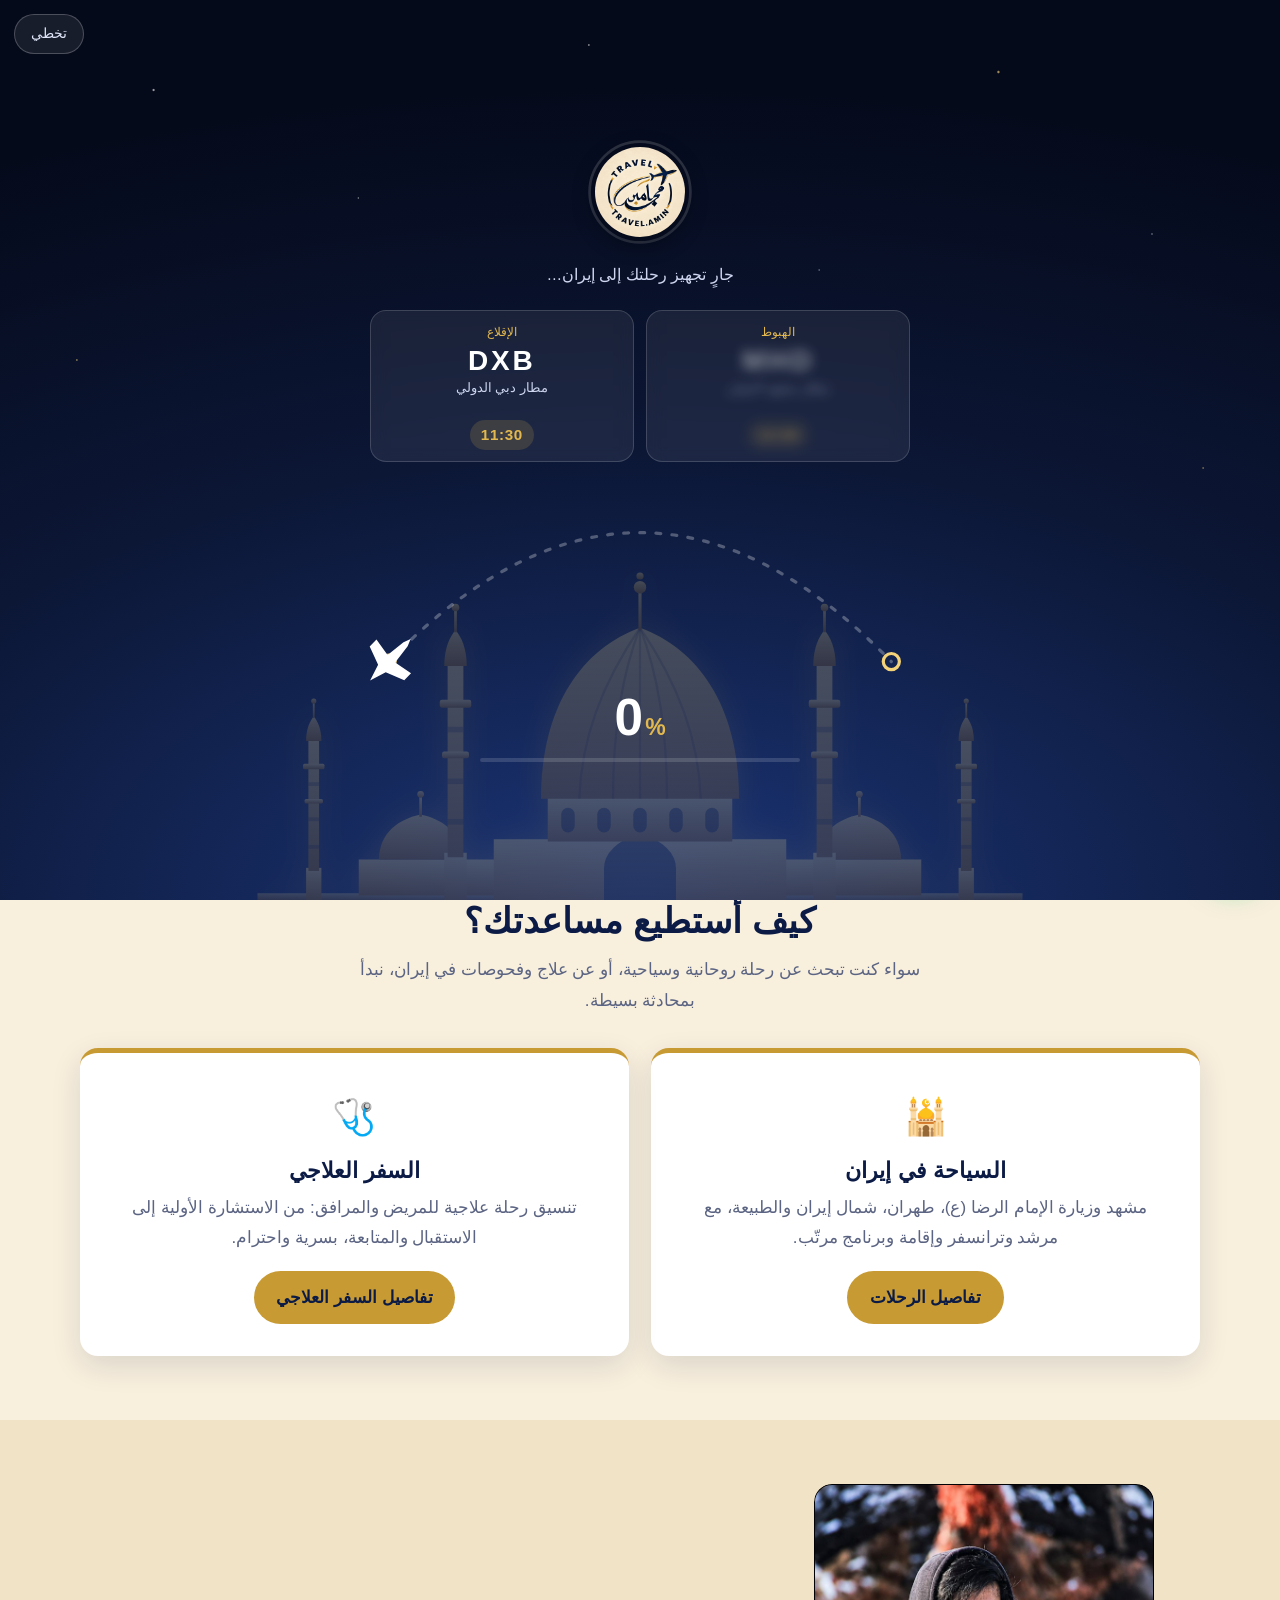
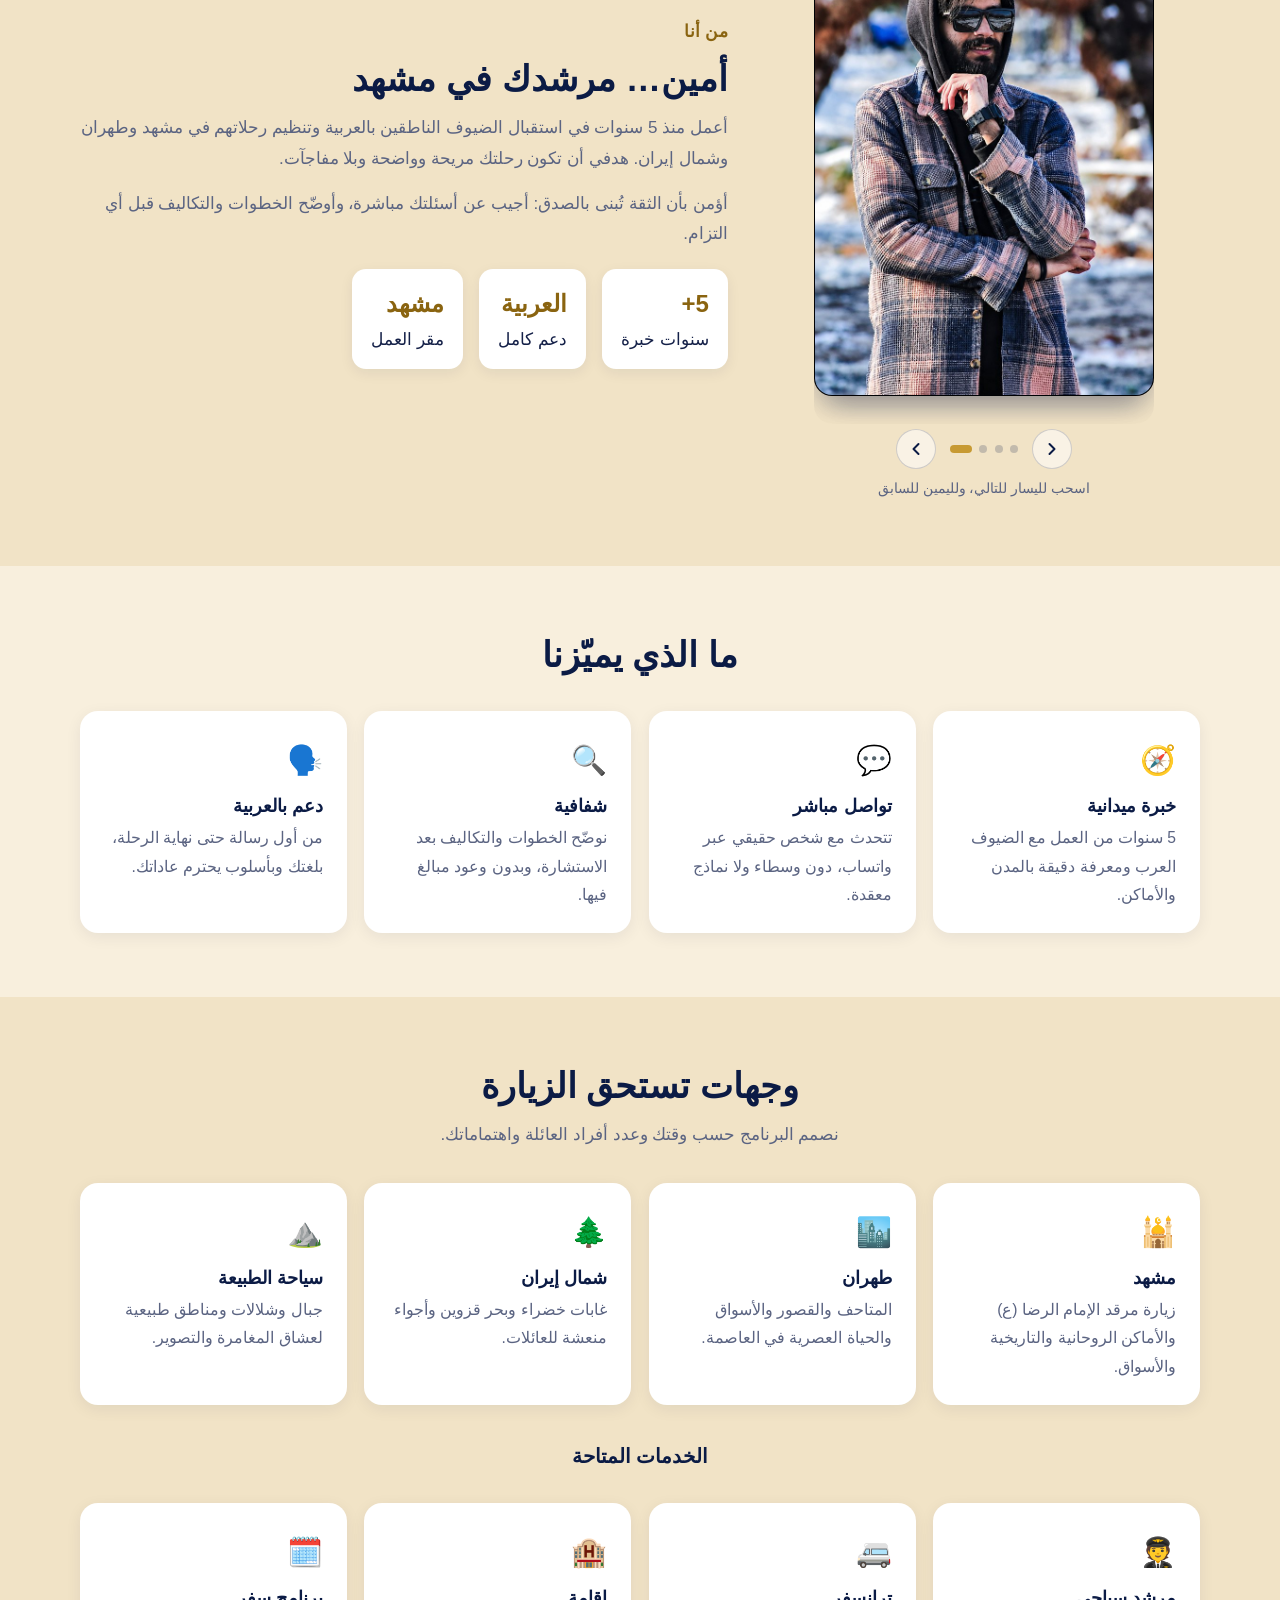
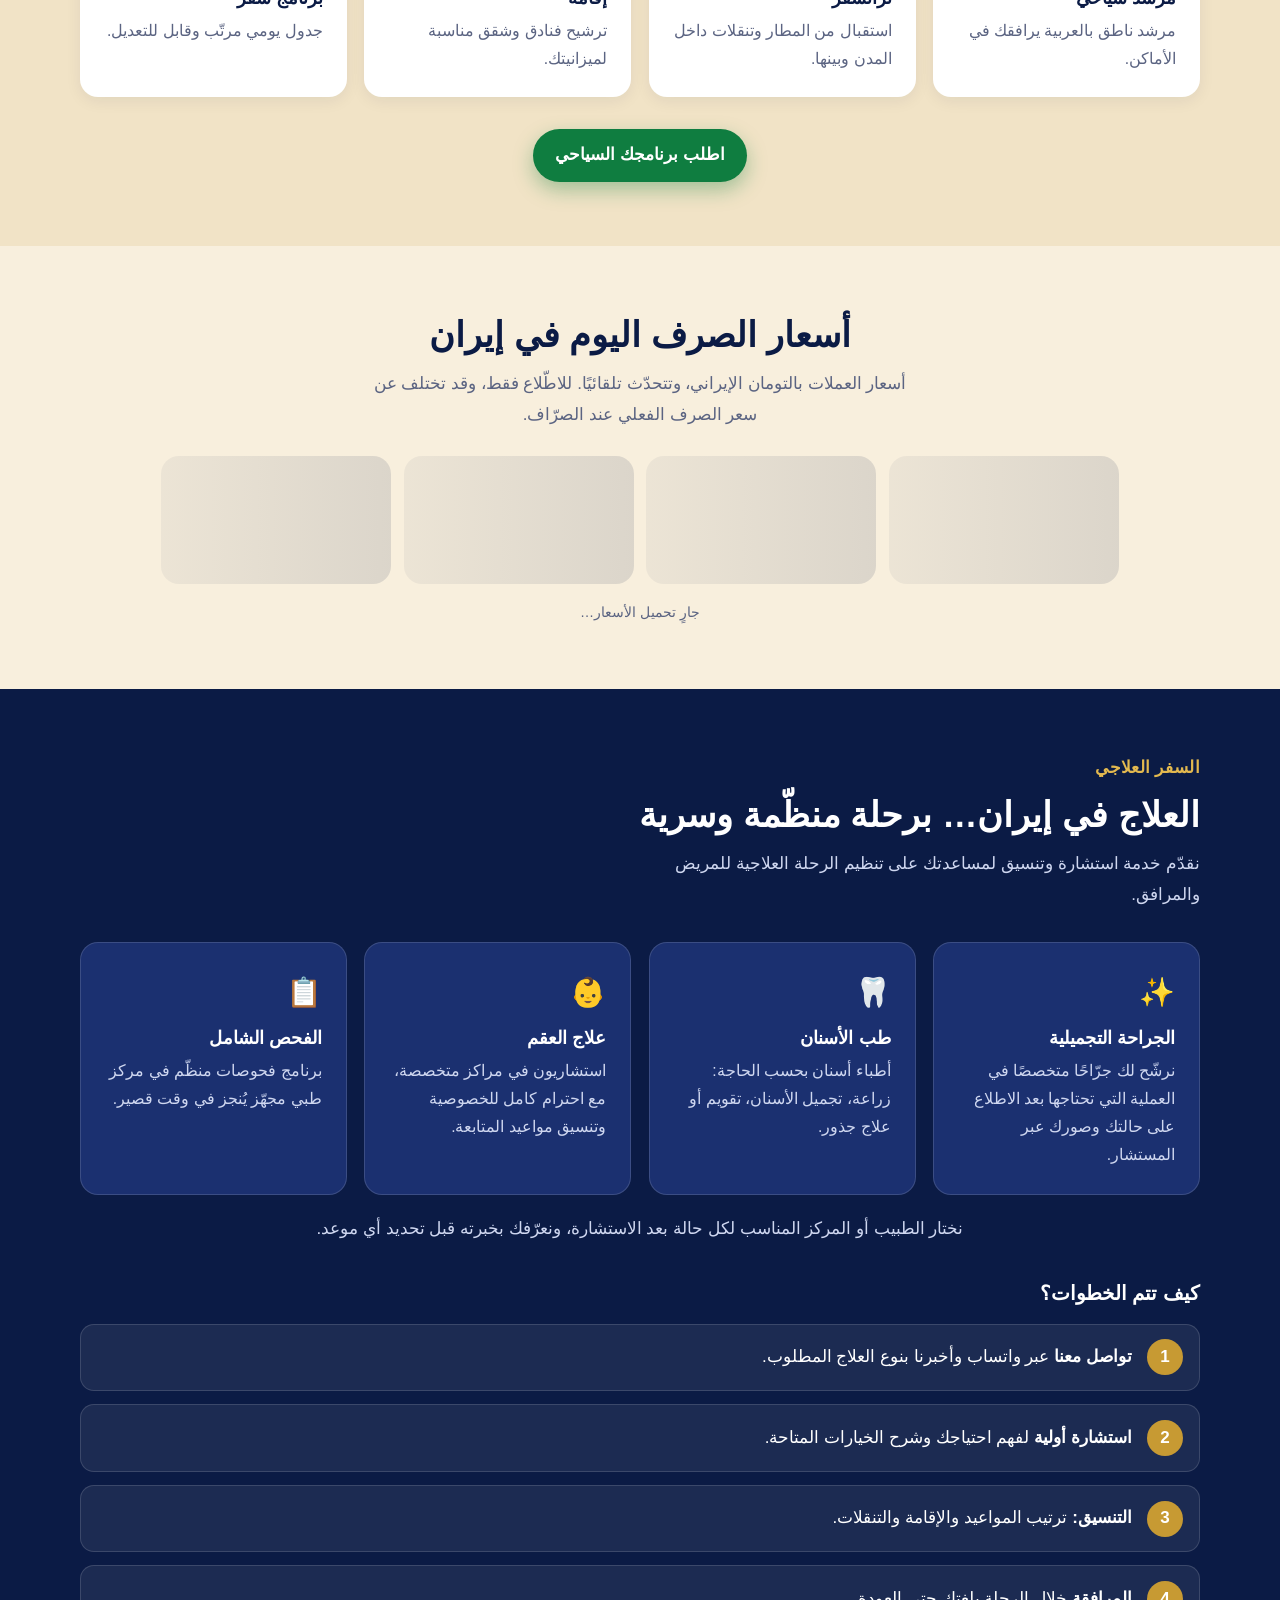
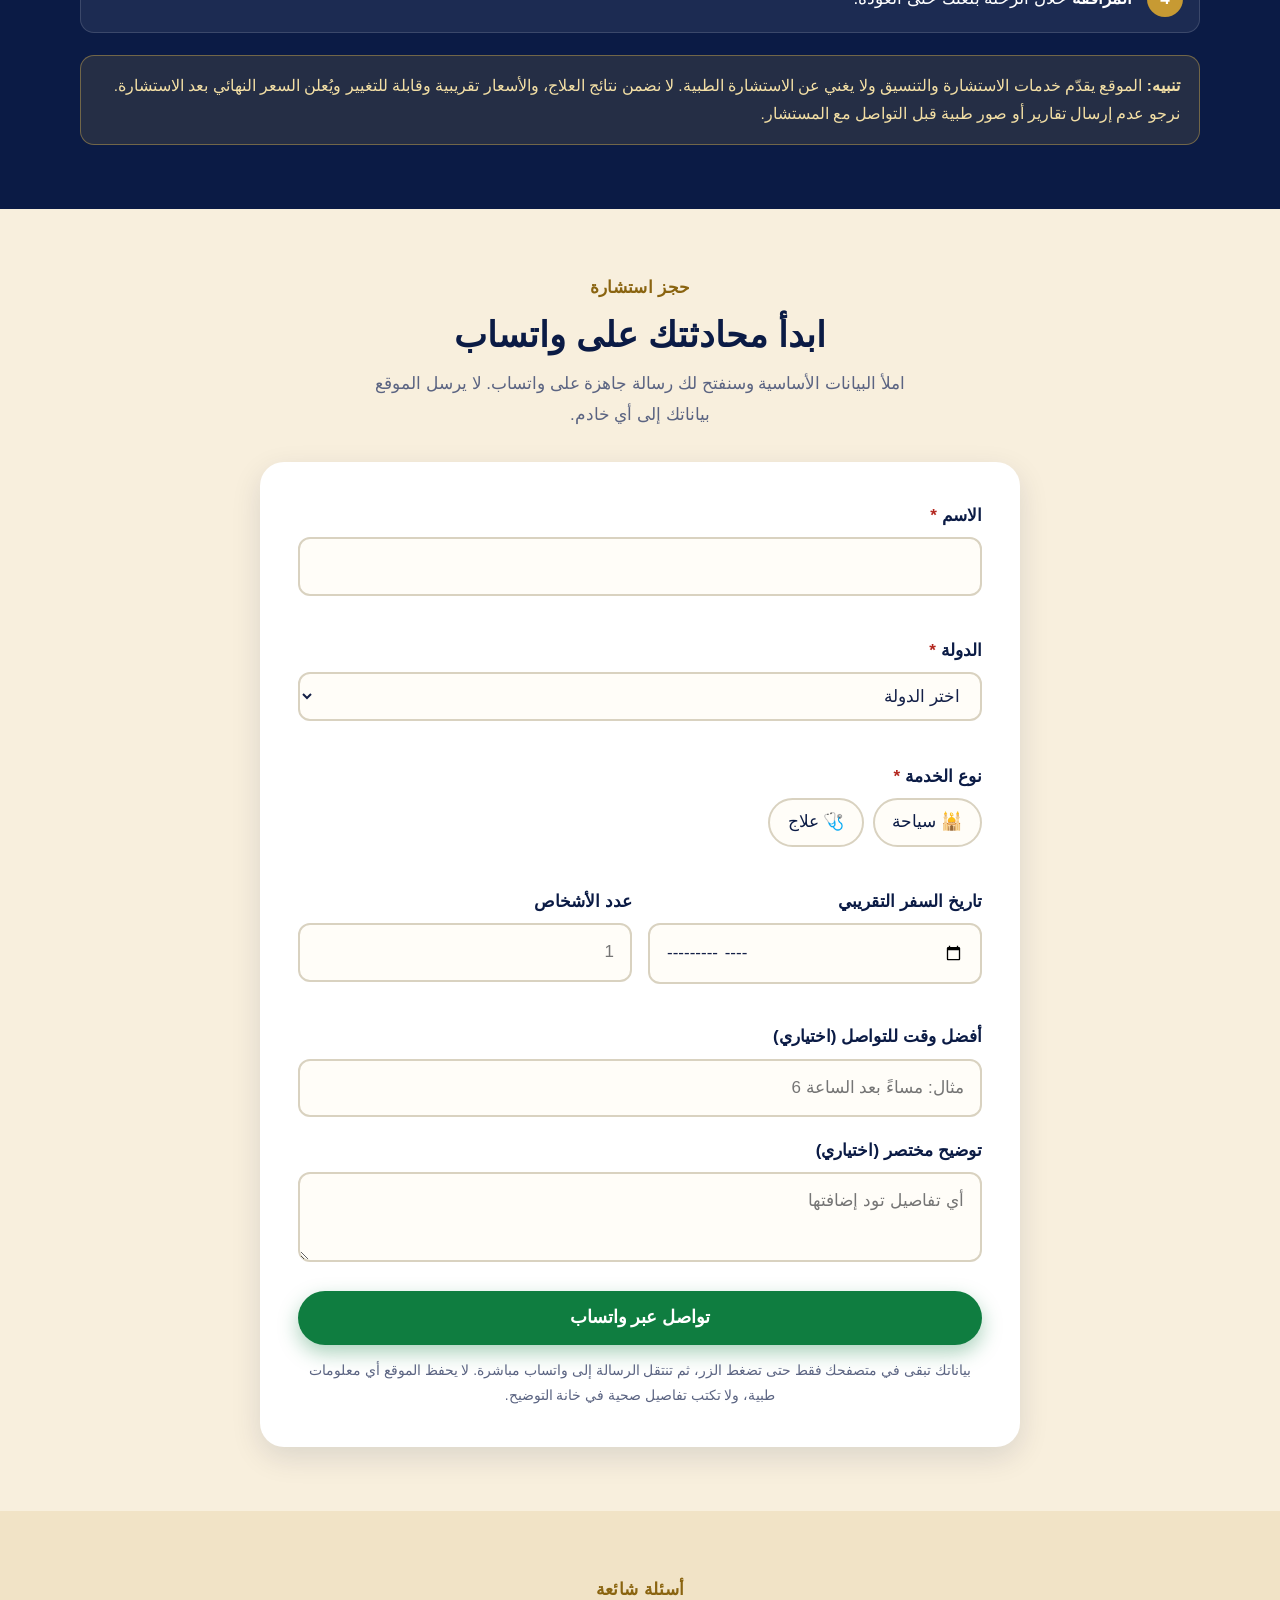
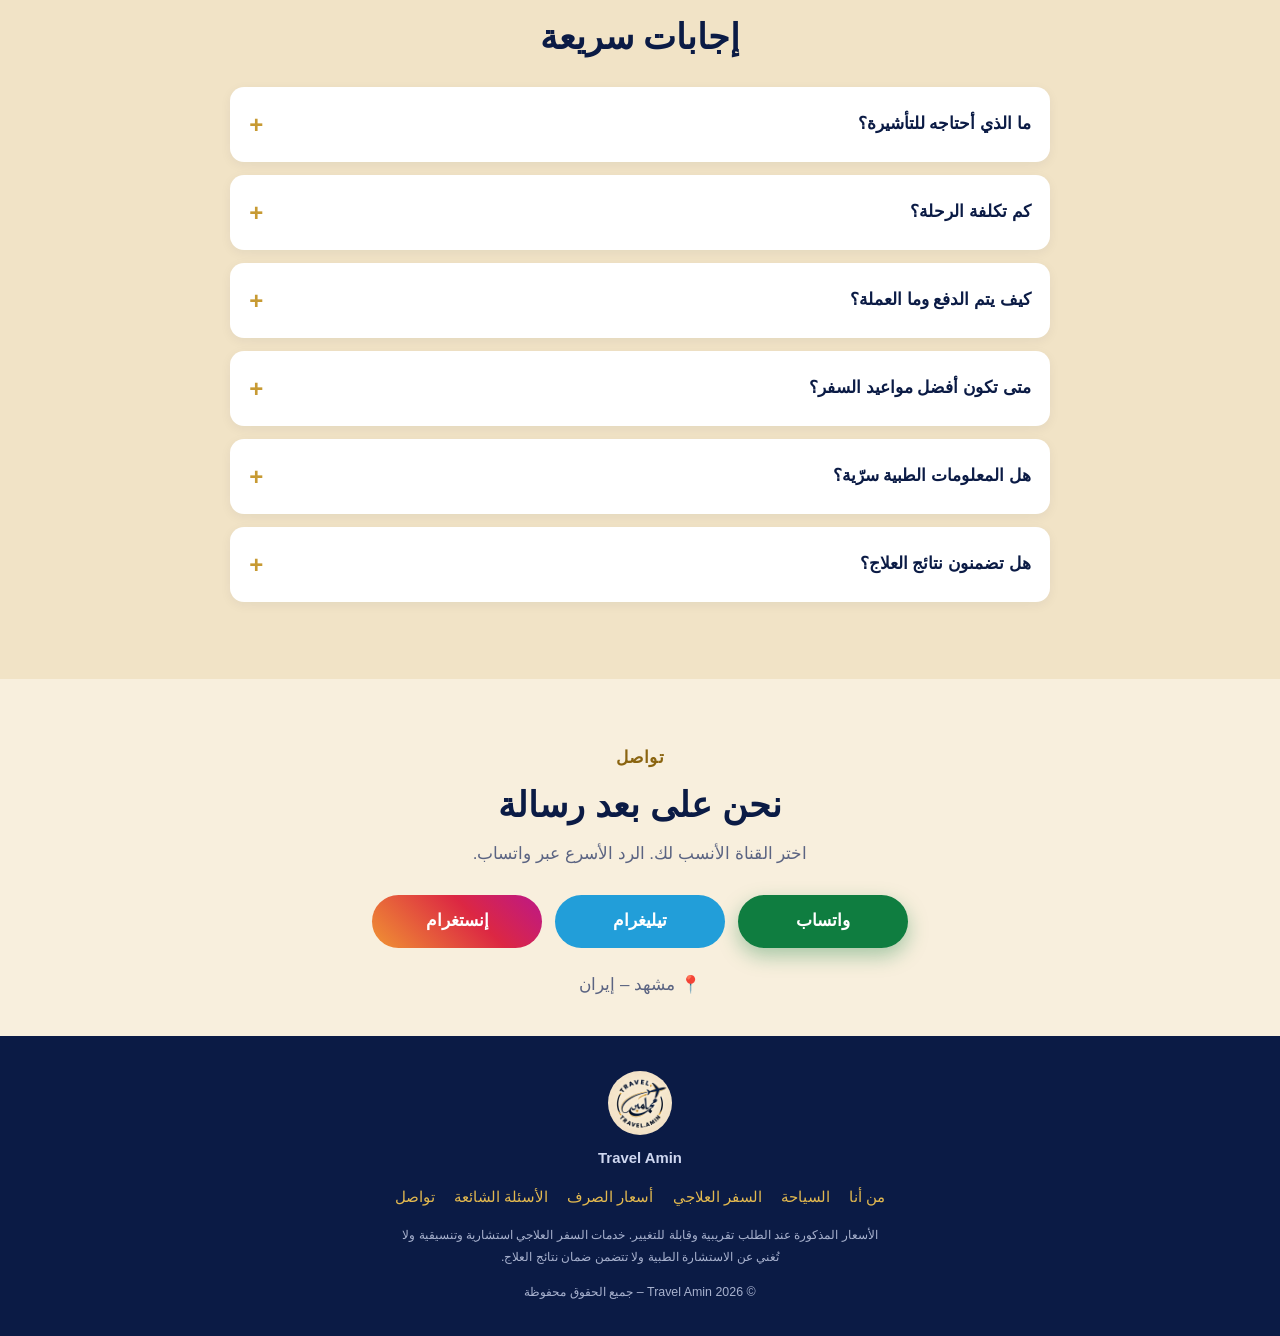
<file: index.html>
<!doctype html>
<html lang="ar" dir="rtl">
<head>
<meta charset="utf-8">
<meta name="google-site-verification" content="cm3eL5Jy6Xv6FcwjnSOEqMSKHyD1TACXFL0OjEvYumI" />
<meta http-equiv="Content-Security-Policy" content="default-src 'self'; script-src 'self'; style-src 'self' https://fonts.googleapis.com; font-src https://fonts.gstatic.com; img-src 'self' data:; connect-src 'self' https://travelamin-rate.mafia099x.workers.dev; base-uri 'self'; form-action 'none'; object-src 'none'">
<meta name="referrer" content="strict-origin-when-cross-origin">
<meta name="viewport" content="width=device-width, initial-scale=1, viewport-fit=cover">
<title>مرشد سياحي في مشهد | السياحة العلاجية في إيران - Travel Amin</title>
<meta name="description" content="أمين، مرشد سياحي من مشهد بخبرة 5 سنوات. رحلات سياحية وسفر علاجي في إيران للناطقين بالعربية، مع استشارة مباشرة عبر واتساب.">
<link rel="canonical" href="https://travel4iran.github.io/Travel-Amin/" />
<meta property="og:type" content="website">
<meta property="og:title" content="Travel Amin | السياحة والعلاج في إيران">
<meta property="og:description" content="خطّط رحلتك السياحية أو العلاجية إلى إيران مع مرشد من مشهد، وتواصل مباشرة عبر واتساب.">
<meta property="og:url" content="https://travel4iran.github.io/Travel-Amin/">
<meta property="og:site_name" content="Travel Amin">
<meta property="og:image" content="https://travel4iran.github.io/Travel-Amin/assets/img/og.jpg">
<meta property="og:image:width" content="1200">
<meta property="og:image:height" content="630">
<meta property="og:image:alt" content="Travel Amin – مرشد سياحي في مشهد">
<meta name="twitter:card" content="summary_large_image">
<meta name="twitter:title" content="Travel Amin | السياحة والعلاج في إيران">
<meta name="twitter:description" content="خطّط رحلتك السياحية أو العلاجية إلى إيران مع مرشد من مشهد، وتواصل مباشرة عبر واتساب.">
<meta name="twitter:image" content="https://travel4iran.github.io/Travel-Amin/assets/img/og.jpg">
<meta property="og:locale" content="ar_AR">
<meta name="theme-color" content="#0B1B45" id="metaTheme">
<script src="assets/js/theme-init.js?v=20261107"></script>
<link rel="icon" type="image/png" href="assets/img/favicon.png">
<link rel="apple-touch-icon" href="assets/img/apple-touch-icon.png">
<link rel="preconnect" href="https://fonts.googleapis.com">
<link rel="preconnect" href="https://fonts.gstatic.com" crossorigin>
<link href="https://fonts.googleapis.com/css2?family=Tajawal:wght@400;500;700;800&display=swap" rel="stylesheet">
<script type="application/ld+json">
{
  "@context": "https://schema.org",
  "@graph": [
    {
      "@type": "TravelAgency",
      "@id": "https://travel4iran.github.io/Travel-Amin/#agency",
      "name": "Travel Amin",
      "alternateName": "Travel.Amin",
      "description": "خدمات السياحة والسفر العلاجي في إيران للناطقين بالعربية",
      "url": "https://travel4iran.github.io/Travel-Amin/",
      "logo": "https://travel4iran.github.io/Travel-Amin/assets/img/logo.jpg",
      "image": "https://travel4iran.github.io/Travel-Amin/assets/img/og.jpg",
      "knowsLanguage": "ar",
      "telephone": "+989395464608",
      "contactPoint": {
        "@type": "ContactPoint",
        "contactType": "customer service",
        "telephone": "+989395464608",
        "availableLanguage": "Arabic"
      },
      "areaServed": "IR",
      "address": {
        "@type": "PostalAddress",
        "addressLocality": "Mashhad",
        "addressCountry": "IR"
      },
      "sameAs": [
        "https://instagram.com/travel.amin",
        "https://t.me/travel_amin"
      ]
    },
    {
      "@type": "Person",
      "@id": "https://travel4iran.github.io/Travel-Amin/#person",
      "name": "أمين",
      "jobTitle": "مرشد سياحي",
      "worksFor": {
        "@id": "https://travel4iran.github.io/Travel-Amin/#agency"
      }
    }
  ]
}
</script>
  <script type="application/ld+json">
{
  "@context": "https://schema.org",
  "@type": "FAQPage",
  "mainEntity": [
    {
      "@type": "Question",
      "name": "ما الذي أحتاجه للتأشيرة؟",
      "acceptedAnswer": {
        "@type": "Answer",
        "text": "تختلف متطلبات الدخول حسب الجنسية وقد تتغير، لذا نوضّح لك المطلوب لبلدك عند التواصل ونساعدك في تجهيز الأوراق."
      }
    },
    {
      "@type": "Question",
      "name": "كم تكلفة الرحلة؟",
      "acceptedAnswer": {
        "@type": "Answer",
        "text": "لا نثبّت أسعارًا على الموقع لأن التكلفة تعتمد على المدة والخدمات وعدد الأشخاص. نرسل لك عرضًا واضحًا عبر واتساب بعد الاستشارة."
      }
    },
    {
      "@type": "Question",
      "name": "كيف يتم الدفع وما العملة؟",
      "acceptedAnswer": {
        "@type": "Answer",
        "text": "نحدد طريقة الدفع والعملة معك بوضوح بعد الاتفاق على البرنامج، وقبل أي التزام."
      }
    },
    {
      "@type": "Question",
      "name": "متى تكون أفضل مواعيد السفر؟",
      "acceptedAnswer": {
        "@type": "Answer",
        "text": "يعتمد ذلك على الوجهة ونوع الرحلة؛ أخبرنا بما تفضّله وسنقترح عليك الوقت الأنسب."
      }
    },
    {
      "@type": "Question",
      "name": "هل المعلومات الطبية سرّية؟",
      "acceptedAnswer": {
        "@type": "Answer",
        "text": "نحترم خصوصيتك. لا يحفظ الموقع أي معلومات طبية، ونرجو عدم إرسال تقارير أو صور قبل التواصل مع المستشار عبر واتساب."
      }
    },
    {
      "@type": "Question",
      "name": "هل تضمنون نتائج العلاج؟",
      "acceptedAnswer": {
        "@type": "Answer",
        "text": "لا. نحن نقدّم الاستشارة والتنسيق فقط، والقرار الطبي والنتائج من مسؤولية الطبيب والمركز المعالج."
      }
    }
  ]
}
</script>
<link rel="stylesheet" href="assets/css/style.css?v=20261107">
</head>
<body>
<div id="intro" role="status" aria-live="polite" aria-label="جارٍ تجهيز رحلتك" dir="ltr">
  <button class="in-skip" id="inSkip" type="button" dir="rtl">تخطي</button>
  <div class="in-stars"></div>
  <div class="in-stage in-route" id="inRoute">
    <div class="in-logo" id="inLogoWrap">
      <svg viewBox="0 0 120 120" aria-hidden="true"><circle cx="60" cy="60" r="56" fill="none" stroke="rgba(255,255,255,.16)" stroke-width="3"/><circle id="inRing" cx="60" cy="60" r="56" fill="none" stroke="#E3B94F" stroke-width="3.5" stroke-linecap="round" stroke-dasharray="351.86" stroke-dashoffset="351.86" transform="rotate(-90 60 60)"/></svg>
      <img id="inLogo" src="assets/img/logo.jpg" alt="Travel Amin" width="90" height="90">
    </div>
    <p class="in-title" id="inTitle" dir="rtl">جارٍ تجهيز رحلتك إلى إيران…</p>
    <div class="in-cards">
      <div class="ap ap-from" dir="rtl"><span class="ap-lab">الإقلاع</span><b class="ap-code" id="fromCode">---</b><span class="ap-name" id="fromName"></span><span class="ap-time" id="fromTime">--:--</span></div>
      <div class="ap ap-to" id="toCard" dir="rtl"><span class="ap-lab">الهبوط</span><b class="ap-code" id="toCode">MHD</b><span class="ap-name" id="toName">مطار مشهد الدولي</span><span class="ap-time" id="toTime">--:--</span></div>
    </div>
    <svg class="in-path" viewBox="0 0 360 150" aria-hidden="true">
      <path id="inArc" d="M24 122 Q180 -38 336 122" fill="none" stroke="rgba(255,255,255,.28)" stroke-width="2" stroke-dasharray="3 7" stroke-linecap="round"/>
      <path id="inTrail" d="M24 122 Q180 -38 336 122" fill="none" stroke="#E3B94F" stroke-width="3" stroke-linecap="round"/>
      <circle cx="24" cy="122" r="5" fill="#F3D27A"/><circle cx="336" cy="122" r="5" fill="none" stroke="#F3D27A" stroke-width="2"/>
      <g id="inPlane"><path d="M-11 0 L-4 -2.2 L-1 -10 L3 -10 L1.6 -2.2 L10 -1.2 L13 0 L10 1.2 L1.6 2.2 L3 10 L-1 10 L-4 2.2 Z" fill="#fff"/></g>
    </svg>
    <div class="in-pct"><span id="inNum">0</span><small>%</small></div>
    <div class="in-bar"><i id="inBar"></i></div>
  </div>
  <div class="in-stage in-pass" aria-hidden="true">
    <div class="pp" id="pp">
      <div class="pp-page">
        <div class="pp-h">VISAS · تأشيرات</div>
        <div class="pp-ln"></div><div class="pp-ln s"></div><div class="pp-ln"></div>
        <div class="stamp" id="stamp"><div class="s1">IRAN</div><div class="s2">ENTRY · دخول</div><div class="s3">MASHHAD INT'L AIRPORT</div><div class="s4" id="stampDate">--</div></div>
        <div class="pp-mrz">P&lt;TRAVEL&lt;&lt;AMIN&lt;&lt;&lt;&lt;&lt;&lt;&lt;&lt;&lt;&lt;&lt;&lt;&lt;&lt;&lt;&lt;&lt;<br>MHD0000000&lt;0IRN&lt;&lt;&lt;&lt;&lt;&lt;&lt;&lt;&lt;&lt;&lt;&lt;&lt;&lt;&lt;</div>
      </div>
      <div class="pp-cover">
        <img id="ppLogo" class="pp-logo" alt="Travel Amin Logo" width="96" height="96">
        <b>PASSPORT</b><span>جواز سفر</span>
      </div>
    </div>
    <p class="in-welcome" dir="rtl">أهلاً بك في إيران</p>
  </div>
</div>

<a class="skip" href="#main">تخطي إلى المحتوى</a>

<header class="site">
  <div class="container nav">
    <a class="brand" href="#top" aria-label="Travel Amin – الرئيسية">
      <img src="assets/img/logo.jpg" alt="شعار Travel Amin" width="48" height="48">
      <span>Travel Amin</span>
    </a>
    <div class="nav-actions">
      <button class="theme-btn" id="themeBtn" type="button" aria-label="تبديل الوضع الليلي" aria-pressed="false">
        <svg class="moon" width="22" height="22" viewBox="0 0 24 24" fill="none" stroke="currentColor" stroke-width="2" stroke-linecap="round" stroke-linejoin="round" aria-hidden="true"><path d="M21 12.8A9 9 0 1 1 11.2 3a7 7 0 0 0 9.8 9.8z"/></svg>
        <svg class="sun" width="22" height="22" viewBox="0 0 24 24" fill="none" stroke="currentColor" stroke-width="2" stroke-linecap="round" aria-hidden="true"><circle cx="12" cy="12" r="4"/><path d="M12 2v2M12 20v2M4.900 4.900l1.400 1.400M17.700 17.700l1.400 1.400M2 12h2M20 12h2M4.900 19.100l1.400-1.400M17.700 6.300l1.400-1.400"/></svg>
      </button>
      <button class="burger" id="burger" aria-label="القائمة" aria-expanded="false" aria-controls="menu"><span></span></button>
    </div>
    <ul class="menu" id="menu">
  <li><a href="#about">من أنا</a></li>
  <li><a href="#tourism">السياحة</a></li>
  <li><a href="#medical">السفر العلاجي</a></li>
  <li><a href="#rates">أسعار الصرف</a></li>
  <li><a href="#faq">الأسئلة الشائعة</a></li>
  <li><a href="#contact">تواصل</a></li>
  <li><a class="btn btn-wa" href="#booking" data-wa-open>احجز استشارة</a></li>
    </ul>
  </div>
</header>

<main id="main">
<!-- HERO -->
<section class="hero" id="top">
  <svg class="skyline" viewBox="0 0 800 304" aria-hidden="true" focusable="false" xmlns="http://www.w3.org/2000/svg">
  <defs>
    <linearGradient id="gd" x1="0" y1="0" x2="0" y2="1"><stop offset="0" stop-color="#FBE08A"/><stop offset="1" stop-color="#A9751F"/></linearGradient>
    <g id="mnr">
      <rect x="-10" y="262" width="20" height="42" fill="url(#gd)"/>
      <rect x="-7" y="96" width="14" height="170" fill="url(#gd)"/>
      <rect x="-7" y="150" width="14" height="5" fill="#0A1330" opacity=".28"/>
      <rect x="-7" y="196" width="14" height="5" fill="#0A1330" opacity=".28"/>
      <rect x="-7" y="232" width="14" height="5" fill="#0A1330" opacity=".28"/>
      <rect x="-14" y="126" width="28" height="7" rx="2" fill="url(#gd)"/>
      <rect x="-12" y="172" width="24" height="6" rx="2" fill="url(#gd)"/>
      <path d="M-10 96 C-10 80 -5 70 0 64 C5 70 10 80 10 96 Z" fill="url(#gd)"/>
      <rect x="-1.2" y="46" width="2.4" height="20" fill="url(#gd)"/>
      <circle cx="0" cy="44" r="3.4" fill="url(#gd)"/>
    </g>
  </defs>
  <!-- ground -->
  <rect x="60" y="298" width="680" height="6" fill="url(#gd)" opacity=".7"/>
  <!-- outer minarets -->
  <use href="#mnr" transform="translate(110 304) scale(.68) translate(0 -304)"/>
  <use href="#mnr" transform="translate(690 304) scale(.68) translate(0 -304)"/>
  <!-- side wings + small domes -->
  <rect x="150" y="268" width="130" height="32" fill="url(#gd)"/>
  <rect x="520" y="268" width="130" height="32" fill="url(#gd)"/>
  <path d="M168 268 C168 244 186 232 205 228 C224 232 242 244 242 268 Z" fill="url(#gd)"/>
  <path d="M558 268 C558 244 576 232 595 228 C614 232 632 244 632 268 Z" fill="url(#gd)"/>
  <rect x="203.8" y="212" width="2.4" height="18" fill="url(#gd)"/><circle cx="205" cy="210" r="3" fill="url(#gd)"/>
  <rect x="593.8" y="212" width="2.4" height="18" fill="url(#gd)"/><circle cx="595" cy="210" r="3" fill="url(#gd)"/>
  <!-- main minarets -->
  <use href="#mnr" transform="translate(236 0)"/>
  <use href="#mnr" transform="translate(564 0)"/>
  <!-- central body + iwan -->
  <rect x="270" y="250" width="260" height="54" fill="url(#gd)"/>
  <path d="M368 304 V276 Q368 256 400 244 Q432 256 432 276 V304 Z" fill="#0A1330" opacity=".6"/>
  <!-- drum -->
  <rect x="318" y="212" width="164" height="40" fill="url(#gd)"/>
  <g fill="#0A1330" opacity=".5">
    <rect x="330" y="222" width="12" height="22" rx="6"/><rect x="362" y="222" width="12" height="22" rx="6"/>
    <rect x="394" y="222" width="12" height="22" rx="6"/><rect x="426" y="222" width="12" height="22" rx="6"/>
    <rect x="458" y="222" width="12" height="22" rx="6"/>
  </g>
  <!-- main dome -->
  <path d="M312 214 C312 130 350 80 400 62 C450 80 488 130 488 214 Z" fill="url(#gd)"/>
  <g fill="none" stroke="#0A1330" stroke-opacity=".2" stroke-width="2">
    <path d="M400 62 V214"/>
    <path d="M400 62 C382 108 376 160 376 214"/><path d="M400 62 C418 108 424 160 424 214"/>
    <path d="M400 62 C366 112 348 160 346 214"/><path d="M400 62 C434 112 452 160 454 214"/>
  </g>
  <rect x="398.6" y="28" width="2.8" height="36" fill="url(#gd)"/>
  <circle cx="400" cy="26" r="5.5" fill="url(#gd)"/>
  <circle cx="400" cy="16" r="3.2" fill="url(#gd)"/>
</svg>
  <div class="container hero-grid">
    <div>
      <span class="eyebrow u1">مشهد – إيران</span>
      <h1>رحلتك إلى إيران تبدأ مع <em>مرشد يُوثق به</em></h1>
      <p>أنا أمين، مرشد سياحي من مشهد بخبرة 5 سنوات مع الضيوف الناطقين بالعربية. أخطّط لرحلتك السياحية أو العلاجية وأرافقك خطوة بخطوة — والتواصل مباشر عبر واتساب.</p>
      <div class="cta">
        <a class="btn btn-wa" href="#booking" data-wa-open>
          <svg width="22" height="22" viewBox="0 0 32 32" fill="#fff" aria-hidden="true"><path d="M16 3C9 3 3.4 8.6 3.4 15.5c0 2.3.6 4.4 1.7 6.3L3 29l7.4-1.9c1.8 1 3.8 1.500 5.900 1.500h.1c6.900 0 12.500-5.600 12.500-12.500S23 3 16 3zm0 22.900c-1.900 0-3.700-.5-5.300-1.500l-.4-.2-4.400 1.100 1.200-4.300-.3-.4a10.300 10.300 0 0 1-1.600-5.500C5.200 9.300 10 4.800 16 4.800s10.800 4.600 10.800 10.700S21.900 25.900 16 25.900zm5.900-7.700c-.3-.2-1.900-.9-2.200-1-.3-.1-.5-.2-.7.200s-.8 1-1 1.200c-.2.200-.4.200-.7.100-.3-.2-1.400-.5-2.600-1.600-1-.9-1.600-1.900-1.800-2.300-.2-.3 0-.5.100-.7l.5-.6c.2-.2.200-.3.300-.5.100-.2.100-.4 0-.6l-1-2.300c-.2-.6-.5-.5-.7-.5h-.6c-.2 0-.6.100-.9.400s-1.200 1.200-1.200 2.800 1.200 3.300 1.400 3.500c.2.200 2.400 3.700 5.800 5.100.8.400 1.500.6 2 .7.800.3 1.600.2 2.200.1.700-.1 1.900-.8 2.200-1.500.3-.7.300-1.400.2-1.500-.1-.1-.3-.2-.7-.4z"/></svg>
          احجز استشارتك عبر واتساب</a>
        <a class="btn btn-line" href="#paths">استكشف الخدمات</a>
      </div>
      <div class="badges"><span>✔ خبرة 5 سنوات</span><span>✔ دعم باللغة العربية</span><span>✔ استشارة مباشرة</span></div>
    </div>
    <img class="hero-logo" fetchpriority="high" src="assets/img/logo.jpg" alt="شعار Travel Amin: طائرة وخط عربي" width="340" height="340">
  </div>
</section>

<!-- PATHS -->
<section id="paths">
  <div class="container center">
    <span class="eyebrow">اختر مسارك</span>
    <h2>كيف أستطيع مساعدتك؟</h2>
    <p class="lead">سواء كنت تبحث عن رحلة روحانية وسياحية، أو عن علاج وفحوصات في إيران، نبدأ بمحادثة بسيطة.</p>
    <div class="paths">
      <article class="path">
        <div class="ico" aria-hidden="true">🕌</div>
        <h3>السياحة في إيران</h3>
        <p>مشهد وزيارة الإمام الرضا (ع)، طهران، شمال إيران والطبيعة، مع مرشد وترانسفر وإقامة وبرنامج مرتّب.</p>
        <a class="btn btn-gold" href="#tourism">تفاصيل الرحلات</a>
      </article>
      <article class="path">
        <div class="ico" aria-hidden="true">🩺</div>
        <h3>السفر العلاجي</h3>
        <p>تنسيق رحلة علاجية للمريض والمرافق: من الاستشارة الأولية إلى الاستقبال والمتابعة، بسرية واحترام.</p>
        <a class="btn btn-gold" href="#medical">تفاصيل السفر العلاجي</a>
      </article>
    </div>
  </div>
</section>

<!-- ABOUT -->
<section class="alt" id="about">
  <div class="container about">
    <div class="pwrap"><div class="pstack">
      <figure class="card pcard"><img src="assets/img/amin-1.jpg" alt="أمين – صورة 1" width="340" height="510" draggable="false"></figure>
      <figure class="card pcard"><img src="assets/img/amin-2.jpg" alt="أمين – صورة 2" width="340" height="510" draggable="false" loading="lazy"></figure>
      <figure class="card pcard"><img src="assets/img/amin-3.jpg" alt="أمين – صورة 3" width="340" height="510" draggable="false" loading="lazy"></figure>
      <figure class="card pcard"><img src="assets/img/amin-4.jpg" alt="أمين – صورة 4" width="340" height="510" draggable="false" loading="lazy"></figure>
    </div></div>
    <div>
      <span class="eyebrow">من أنا</span>
      <h2>أمين… مرشدك في مشهد</h2>
      <p>أعمل منذ 5 سنوات في استقبال الضيوف الناطقين بالعربية وتنظيم رحلاتهم في مشهد وطهران وشمال إيران. هدفي أن تكون رحلتك مريحة وواضحة وبلا مفاجآت.</p>
      <p>أؤمن بأن الثقة تُبنى بالصدق: أجيب عن أسئلتك مباشرة، وأوضّح الخطوات والتكاليف قبل أي التزام.</p>
      <div class="stats">
        <div class="stat"><b>5+</b>سنوات خبرة</div>
        <div class="stat"><b>العربية</b>دعم كامل</div>
        <div class="stat"><b>مشهد</b>مقر العمل</div>
      </div>
    </div>
  </div>
</section>

<!-- WHY -->
<section id="why">
  <div class="container center">
    <h2>ما الذي يميّزنا</h2>
    <div class="grid g4 u2">
      <div class="card"><span class="ico" aria-hidden="true">🧭</span><h3>خبرة ميدانية</h3><p>5 سنوات من العمل مع الضيوف العرب ومعرفة دقيقة بالمدن والأماكن.</p></div>
      <div class="card"><span class="ico" aria-hidden="true">💬</span><h3>تواصل مباشر</h3><p>تتحدث مع شخص حقيقي عبر واتساب، دون وسطاء ولا نماذج معقدة.</p></div>
      <div class="card"><span class="ico" aria-hidden="true">🔍</span><h3>شفافية</h3><p>نوضّح الخطوات والتكاليف بعد الاستشارة، وبدون وعود مبالغ فيها.</p></div>
      <div class="card"><span class="ico" aria-hidden="true">🗣️</span><h3>دعم بالعربية</h3><p>من أول رسالة حتى نهاية الرحلة، بلغتك وبأسلوب يحترم عاداتك.</p></div>
    </div>
  </div>
</section>

<!-- TOURISM -->
<section class="alt" id="tourism">
  <div class="container">
    <h2 class="u3">وجهات تستحق الزيارة</h2>
    <p class="lead u4">نصمم البرنامج حسب وقتك وعدد أفراد العائلة واهتماماتك.</p>
    <div class="grid g4">
      <div class="card"><span class="ico" aria-hidden="true">🕌</span><h3>مشهد</h3><p>زيارة مرقد الإمام الرضا (ع) والأماكن الروحانية والتاريخية والأسواق.</p></div>
      <div class="card"><span class="ico" aria-hidden="true">🏙️</span><h3>طهران</h3><p>المتاحف والقصور والأسواق والحياة العصرية في العاصمة.</p></div>
      <div class="card"><span class="ico" aria-hidden="true">🌲</span><h3>شمال إيران</h3><p>غابات خضراء وبحر قزوين وأجواء منعشة للعائلات.</p></div>
      <div class="card"><span class="ico" aria-hidden="true">⛰️</span><h3>سياحة الطبيعة</h3><p>جبال وشلالات ومناطق طبيعية لعشاق المغامرة والتصوير.</p></div>
    </div>
    <h3 class="u5">الخدمات المتاحة</h3>
    <div class="grid g4">
      <div class="card"><span class="ico" aria-hidden="true">🧑‍✈️</span><h3>مرشد سياحي</h3><p>مرشد ناطق بالعربية يرافقك في الأماكن.</p></div>
      <div class="card"><span class="ico" aria-hidden="true">🚐</span><h3>ترانسفر</h3><p>استقبال من المطار وتنقلات داخل المدن وبينها.</p></div>
      <div class="card"><span class="ico" aria-hidden="true">🏨</span><h3>إقامة</h3><p>ترشيح فنادق وشقق مناسبة لميزانيتك.</p></div>
      <div class="card"><span class="ico" aria-hidden="true">🗓️</span><h3>برنامج سفر</h3><p>جدول يومي مرتّب وقابل للتعديل.</p></div>
    </div>
    <p class="center u6"><a class="btn btn-wa" href="#booking" data-wa-open data-pick="سياحة">اطلب برنامجك السياحي</a></p>
  </div>
</section>

<!-- RATES -->
<section id="rates">
  <div class="container center">
    <h2>أسعار الصرف اليوم في إيران</h2>
    <p class="lead">أسعار العملات بالتومان الإيراني، وتتحدّث تلقائيًا. للاطّلاع فقط، وقد تختلف عن سعر الصرف الفعلي عند الصرّاف.</p>
    <div class="rates-grid" id="ratesGrid" aria-live="polite">
      <div class="rate card sk"></div><div class="rate card sk"></div><div class="rate card sk"></div><div class="rate card sk"></div>
    </div>
    <p class="rates-meta" id="ratesMeta">جارٍ تحميل الأسعار…</p>
    <button class="btn btn-line rates-retry hidden" id="ratesRetry" type="button">إعادة المحاولة</button>
  </div>
</section>

<!-- MEDICAL -->
<section class="dark" id="medical">
  <div class="container">
    <span class="eyebrow u1">السفر العلاجي</span>
    <h2>العلاج في إيران… برحلة منظّمة وسرية</h2>
    <p class="lead">نقدّم خدمة استشارة وتنسيق لمساعدتك على تنظيم الرحلة العلاجية للمريض والمرافق.</p>
    <div class="grid g4">
      <div class="card"><span class="ico" aria-hidden="true">✨</span><h3>الجراحة التجميلية</h3><p>نرشّح لك جرّاحًا متخصصًا في العملية التي تحتاجها بعد الاطلاع على حالتك وصورك عبر المستشار.</p></div>
      <div class="card"><span class="ico" aria-hidden="true">🦷</span><h3>طب الأسنان</h3><p>أطباء أسنان بحسب الحاجة: زراعة، تجميل الأسنان، تقويم أو علاج جذور.</p></div>
      <div class="card"><span class="ico" aria-hidden="true">👶</span><h3>علاج العقم</h3><p>استشاريون في مراكز متخصصة، مع احترام كامل للخصوصية وتنسيق مواعيد المتابعة.</p></div>
      <div class="card"><span class="ico" aria-hidden="true">📋</span><h3>الفحص الشامل</h3><p>برنامج فحوصات منظّم في مركز طبي مجهّز يُنجز في وقت قصير.</p></div>
    </div>
    <p class="center u7">نختار الطبيب أو المركز المناسب لكل حالة بعد الاستشارة، ونعرّفك بخبرته قبل تحديد أي موعد.</p>
    <h3 class="u8">كيف تتم الخطوات؟</h3>
    <ol class="steps">
      <li><b>تواصل معنا</b> عبر واتساب وأخبرنا بنوع العلاج المطلوب.</li>
      <li><b>استشارة أولية</b> لفهم احتياجك وشرح الخيارات المتاحة.</li>
      <li><b>التنسيق:</b> ترتيب المواعيد والإقامة والتنقلات.</li>
      <li><b>المرافقة</b> خلال الرحلة بلغتك حتى العودة.</li>
    </ol>
    <div class="notice"><b>تنبيه:</b> الموقع يقدّم خدمات الاستشارة والتنسيق ولا يغني عن الاستشارة الطبية. لا نضمن نتائج العلاج، والأسعار تقريبية وقابلة للتغيير ويُعلن السعر النهائي بعد الاستشارة. نرجو عدم إرسال تقارير أو صور طبية قبل التواصل مع المستشار.</div>
    
  </div>
</section>

<!-- BOOKING -->
<section id="booking">
  <div class="container center">
    <span class="eyebrow">حجز استشارة</span>
    <h2>ابدأ محادثتك على واتساب</h2>
    <p class="lead">املأ البيانات الأساسية وسنفتح لك رسالة جاهزة على واتساب. لا يرسل الموقع بياناتك إلى أي خادم.</p>
    <form class="form-wrap u2" id="bookForm" novalidate aria-label="نموذج حجز استشارة">
      <div class="field">
        <label for="name">الاسم <span class="req">*</span></label>
        <input id="name" name="name" type="text" autocomplete="name" maxlength="60" aria-describedby="e-name">
        <div class="err" id="e-name" role="alert"></div>
      </div>
      <div class="field">
        <label for="country">الدولة <span class="req">*</span></label>
        <select id="country" name="country" aria-describedby="e-country">
          <option value="">اختر الدولة</option>
          <option>العراق</option><option>الكويت</option><option>عُمان</option><option>قطر</option>
          <option>البحرين</option><option>الإمارات</option><option>السعودية</option><option>لبنان</option>
          <option>اليمن</option><option>سوريا</option><option>الأردن</option><option>مصر</option><option>أخرى</option>
        </select>
        <div class="err" id="e-country" role="alert"></div>
      </div>
      <div class="field">
        <span class="lbl" id="l-type">نوع الخدمة <span class="req">*</span></span>
        <div class="chips" role="radiogroup" aria-labelledby="l-type" id="g-type">
          <button type="button" class="chip" role="radio" aria-checked="false" data-v="سياحة">🕌 سياحة</button>
          <button type="button" class="chip" role="radio" aria-checked="false" data-v="علاج">🩺 علاج</button>
        </div>
        <div class="err" id="e-type" role="alert"></div>
      </div>
      <div class="field hidden" id="f-topic">
        <span class="lbl" id="l-topic">الموضوع <span class="req">*</span></span>
        <div class="chips" role="radiogroup" aria-labelledby="l-topic" id="g-topic"></div>
        <input id="other" type="text" maxlength="80" placeholder="اكتب الموضوع باختصار" class="hidden u9" aria-label="موضوع آخر">
        <div class="err" id="e-topic" role="alert"></div>
      </div>
      <div class="row">
        <div class="field">
          <label for="date">تاريخ السفر التقريبي</label>
          <input id="date" type="month">
        </div>
        <div class="field">
          <label for="people">عدد الأشخاص</label>
          <input id="people" type="number" min="1" max="50" inputmode="numeric" placeholder="1" aria-describedby="e-people">
          <div class="err" id="e-people" role="alert"></div>
        </div>
      </div>
      <div class="field">
        <label for="besttime">أفضل وقت للتواصل (اختياري)</label>
        <input id="besttime" type="text" maxlength="50" placeholder="مثال: مساءً بعد الساعة 6">
      </div>
      <div class="field">
        <label for="note">توضيح مختصر (اختياري)</label>
        <textarea id="note" maxlength="400" placeholder="أي تفاصيل تود إضافتها"></textarea>
      </div>
      <div class="warn hidden" id="medwarn"><b>تنبيه:</b> لا ترسل تقارير أو صورًا طبية قبل التواصل مع المستشار.</div>
      <button class="btn btn-wa u10" type="submit">تواصل عبر واتساب</button>
      <div class="fallback hidden" id="fallback" aria-live="polite">
        إذا لم يفتح واتساب تلقائيًا، يمكنك:
        <div>
          <a class="btn btn-wa" id="fb-web" target="_blank" rel="noopener" href="#">واتساب ويب</a>
          <a class="btn btn-tg" href="https://t.me/travel_amin" target="_blank" rel="noopener">تيليغرام</a>
          <button type="button" class="btn btn-line" id="fb-copy">نسخ الرقم</button>
        </div>
      </div>
      <p class="privacy-note">بياناتك تبقى في متصفحك فقط حتى تضغط الزر، ثم تنتقل الرسالة إلى واتساب مباشرة. لا يحفظ الموقع أي معلومات طبية، ولا تكتب تفاصيل صحية في خانة التوضيح.</p>
    </form>
  </div>
</section>

<!-- FAQ -->
<section class="alt" id="faq">
  <div class="container u11">
    <div class="center"><span class="eyebrow">أسئلة شائعة</span><h2>إجابات سريعة</h2></div>
    <div class="u12">
      <details><summary>ما الذي أحتاجه للتأشيرة؟</summary><p>تختلف متطلبات الدخول حسب الجنسية وقد تتغير، لذا نوضّح لك المطلوب لبلدك عند التواصل ونساعدك في تجهيز الأوراق.</p></details>
      <details><summary>كم تكلفة الرحلة؟</summary><p>لا نثبّت أسعارًا على الموقع لأن التكلفة تعتمد على المدة والخدمات وعدد الأشخاص. نرسل لك عرضًا واضحًا عبر واتساب بعد الاستشارة.</p></details>
      <details><summary>كيف يتم الدفع وما العملة؟</summary><p>نحدد طريقة الدفع والعملة معك بوضوح بعد الاتفاق على البرنامج، وقبل أي التزام.</p></details>
      <details><summary>متى تكون أفضل مواعيد السفر؟</summary><p>يعتمد ذلك على الوجهة ونوع الرحلة؛ أخبرنا بما تفضّله وسنقترح عليك الوقت الأنسب.</p></details>
      <details><summary>هل المعلومات الطبية سرّية؟</summary><p>نحترم خصوصيتك. لا يحفظ الموقع أي معلومات طبية، ونرجو عدم إرسال تقارير أو صور قبل التواصل مع المستشار عبر واتساب.</p></details>
      <details><summary>هل تضمنون نتائج العلاج؟</summary><p>لا. نحن نقدّم الاستشارة والتنسيق فقط، والقرار الطبي والنتائج من مسؤولية الطبيب والمركز المعالج.</p></details>
    </div>
  </div>
</section>

<!-- CONTACT -->
<section id="contact">
  <div class="container center">
    <span class="eyebrow">تواصل</span>
    <h2>نحن على بعد رسالة</h2>
    <p class="lead">اختر القناة الأنسب لك. الرد الأسرع عبر واتساب.</p>
    <div class="contact-list">
      <a class="btn btn-wa" href="#" data-wa-direct rel="noopener" target="_blank">واتساب</a>
      <a class="btn btn-tg" href="https://t.me/travel_amin" target="_blank" rel="noopener">تيليغرام</a>
      <a class="btn btn-ig" href="https://instagram.com/travel.amin" target="_blank" rel="noopener">إنستغرام</a>
    </div>
    <p class="u13">📍 مشهد – إيران</p>
  </div>
</section>
</main>

<footer>
  <div class="container">
    <img src="assets/img/logo.jpg" alt="Travel Amin Logo" width="64" height="64" loading="lazy" class="u14">
    <strong>Travel Amin</strong>
    <div class="foot-links">
  <a href="#about">من أنا</a><a href="#tourism">السياحة</a><a href="#medical">السفر العلاجي</a><a href="#rates">أسعار الصرف</a><a href="#faq">الأسئلة الشائعة</a><a href="#contact">تواصل</a>
    </div>
    <small>الأسعار المذكورة عند الطلب تقريبية وقابلة للتغيير. خدمات السفر العلاجي استشارية وتنسيقية ولا تُغني عن الاستشارة الطبية ولا تتضمن ضمان نتائج العلاج.</small>
    <small>© <span id="yr">2026</span> Travel Amin – جميع الحقوق محفوظة</small>
  </div>
</footer>

<a class="fab" href="#" data-wa-direct target="_blank" rel="noopener" aria-label="تواصل عبر واتساب">
  <svg viewBox="0 0 32 32" aria-hidden="true"><path d="M16 3C9 3 3.400 8.600 3.400 15.500c0 2.300.6 4.400 1.700 6.300L3 29l7.400-1.900c1.800 1 3.800 1.500 5.900 1.500h.1c6.900 0 12.500-5.600 12.500-12.500S23 3 16 3zm0 22.900c-1.900 0-3.700-.5-5.300-1.500l-.4-.2-4.400 1.100 1.200-4.300-.3-.4a10.300 10.300 0 0 1-1.600-5.500C5.200 9.300 10 4.800 16 4.800s10.800 4.600 10.800 10.700S21.900 25.900 16 25.900zm5.900-7.700c-.3-.2-1.900-.9-2.200-1-.3-.1-.5-.2-.7.200s-.8 1-1 1.200c-.2.200-.4.200-.7.100-.3-.2-1.400-.5-2.600-1.600-1-.9-1.600-1.900-1.800-2.300-.2-.3 0-.5.100-.7l.5-.6c.2-.2.200-.3.300-.5.100-.2.100-.4 0-.6l-1-2.300c-.2-.6-.5-.5-.7-.5h-.6c-.2 0-.6.100-.9.400s-1.200 1.200-1.200 2.800 1.200 3.300 1.400 3.500c.2.200 2.400 3.700 5.800 5.100.8.400 1.500.6 2 .7.800.3 1.600.2 2.200.1.700-.1 1.900-.8 2.200-1.500.3-.7.300-1.400.2-1.500-.1-.1-.3-.2-.7-.4z"/></svg>
</a>



<script src="assets/js/config.js?v=20261107" defer></script>
<script src="assets/js/intro.js?v=20261107" defer></script>
<script src="assets/js/main.js?v=20261107" defer></script>
<script src="assets/js/rates.js?v=20261107" defer></script>
</body>
</html>
</file>
<file: assets/css/style.css>
:root{
  --navy:#0B1B45; --navy-2:#13285f; --gold:#C79A33; --gold-2:#E3B94F;
  --cream:#F8EFDD; --cream-2:#F1E3C6; --ink:#142048; --muted:#5b6482;
  --wa:#25D366; --wa-d:#1ebe5b; --wa-btn:#0f7d40; --wa-btn-d:#0b6a35; --gold-text:#8a6410; --white:#fff; --err:#b3261e;
  --radius:18px; --shadow:0 10px 30px rgba(11,27,69,.12);
}
*{box-sizing:border-box;margin:0}
html{scroll-behavior:smooth;scroll-padding-top:100px; overflow-x: hidden;}
body{font-family:"Tajawal","Segoe UI",Tahoma,Arial,sans-serif;background:var(--cream);color:var(--ink);line-height:1.8;font-size:17px;-webkit-text-size-adjust:100%; overflow-x: clip;}
img{max-width:100%;display:block}
a{color:inherit}
.container{width:min(1120px,100% - 2rem);margin-inline:auto}
section{padding-block:4rem}
h1,h2,h3{line-height:1.4;color:var(--navy);font-weight:800}
h2{font-size:clamp(1.55rem,4.5vw,2.2rem);margin-bottom:.6rem}
.eyebrow{display:inline-block;color:var(--gold-text);font-weight:700;letter-spacing:.02em;margin-bottom:.4rem}
.lead{color:var(--muted);max-width:60ch}
.center{text-align:center}.center .lead{margin-inline:auto}
.btn{display:inline-flex;align-items:center;justify-content:center;gap:.55rem;min-height:48px;padding:.7rem 1.4rem;border-radius:999px;border:0;font:inherit;font-weight:700;cursor:pointer;text-decoration:none;transition:transform .15s,background .2s,box-shadow .2s}
.btn:active{transform:scale(.98)}
.btn-wa{background:var(--wa-btn);color:#fff;box-shadow:0 8px 20px rgba(15,125,64,.35)}
.btn-wa:hover{background:var(--wa-btn-d)}
.btn-gold{background:var(--gold);color:#0B1B45}
.btn-gold:hover{background:#b3892b}
.btn-line{background:transparent;color:var(--navy);border:2px solid var(--navy)}
.btn-line:hover{background:var(--navy);color:#fff}
:focus-visible{outline:3px solid var(--gold-2);outline-offset:3px}
.skip{position:absolute;inset-inline-start:1rem;top:-60px;background:var(--navy);color:#fff;padding:.6rem 1rem;border-radius:8px;z-index:100}
.skip:focus{top:.6rem}

/* header */
header.site{position:sticky;top:calc(10px + env(safe-area-inset-top,0px));z-index:50;width:min(1120px,100% - 20px);margin:calc(10px + env(safe-area-inset-top,0px)) auto 0;border-radius:26px;
  background:linear-gradient(135deg,rgba(255,255,255,.62),rgba(255,255,255,.28));
  -webkit-backdrop-filter:blur(18px) saturate(170%);backdrop-filter:blur(18px) saturate(170%);
  border:1px solid rgba(255,255,255,.65);
  box-shadow:0 8px 28px rgba(11,27,69,.16),inset 0 1px 0 rgba(255,255,255,.8)}
header.site .nav{width:100%;padding-inline:.9rem;min-height:64px}
.brand img{box-shadow:0 2px 8px rgba(11,27,69,.2)}
.menu a.btn{box-shadow:0 4px 12px rgba(15,125,64,.35);color:#fff}
.menu li:last-child a.btn{text-align:center}
.nav{display:flex;align-items:center;justify-content:space-between;gap:1rem;min-height:68px}
.brand{display:flex;align-items:center;gap:.7rem;text-decoration:none;font-weight:800;color:var(--navy)}
.brand img{width:48px;height:48px;border-radius:50%;object-fit:cover}
.brand span{font-size:1.15rem;letter-spacing:.01em}
.menu{display:flex;align-items:center;gap:1.4rem;list-style:none;padding:0}
.menu a{text-decoration:none;font-weight:500;color:var(--navy)}
.menu a:hover{color:var(--gold)}
.burger{display:none;background:none;border:0;width:48px;height:48px;border-radius:12px;cursor:pointer}
.burger span,.burger span::before,.burger span::after{display:block;width:24px;height:2.5px;background:var(--navy);border-radius:2px;position:relative;margin:auto;content:""}
.burger span::before{position:absolute;top:-8px;inset-inline-start:0}
.burger span::after{position:absolute;top:8px;inset-inline-start:0}
@media(max-width:860px){
  .burger{display:block}
  
  .menu{
    position:absolute;
    inset-inline:0;
    top:calc(100% + 8px);
    background:rgba(248,239,221,.93);
    -webkit-backdrop-filter:blur(18px) saturate(170%);
    backdrop-filter:blur(18px) saturate(170%);
    border:1px solid rgba(255,255,255,.7);
    border-radius:22px;
    flex-direction:column;
    align-items:stretch;
    gap:0;
    padding:.5rem 1rem 1rem;
    box-shadow:0 12px 30px rgba(11,27,69,.2);
    
    /* تنظیمات جدید برای انیمیشن */
    display:flex; 
    opacity:0;
    visibility:hidden;
    pointer-events:none;
    transform:translateY(-15px) scale(0.98);
    transition:opacity 0.3s ease, transform 0.3s cubic-bezier(0.2, 0.8, 0.2, 1), visibility 0.3s;
    transform-origin:top center;
    
    max-height:calc(100vh - 120px);
    overflow-y:auto;
    overscroll-behavior:contain;
    -webkit-overflow-scrolling:touch;
  }
  
  .menu.open{
    opacity:1;
    visibility:visible;
    pointer-events:auto;
    transform:translateY(0) scale(1);
  }
  
  /* استایل‌های داخلی منو (خط‌کشی‌ها و دکمه‌ها) */
  .menu li a{display:block;padding:.85rem .4rem;border-bottom:1px solid rgba(11,27,69,.07)}
  .menu li:last-child a{border:0;margin-top:.6rem}
  .hide-m{display:none}
}

/* hero */
.hero{background:linear-gradient(160deg,var(--navy) 0%,var(--navy-2) 60%,#1b3577 100%);color:#fff;padding-block:3.5rem 10.6rem;position:relative;overflow:hidden}
.hero::before{content:"";position:absolute;inset:0;pointer-events:none;z-index:0;background:
 radial-gradient(1.6px 1.6px at 12% 10%,rgba(255,255,255,.85),transparent),
 radial-gradient(1.2px 1.2px at 28% 22%,rgba(255,255,255,.6),transparent),
 radial-gradient(1.8px 1.8px at 78% 8%,rgba(243,210,122,.9),transparent),
 radial-gradient(1.2px 1.2px at 90% 26%,rgba(255,255,255,.55),transparent),
 radial-gradient(1.4px 1.4px at 6% 40%,rgba(243,210,122,.7),transparent),
 radial-gradient(1.2px 1.2px at 64% 16%,rgba(255,255,255,.6),transparent),
 radial-gradient(1.4px 1.4px at 46% 5%,rgba(255,255,255,.7),transparent),
 radial-gradient(1.2px 1.2px at 94% 52%,rgba(243,210,122,.6),transparent)}
.skyline{position:absolute;left:50%;bottom:0;transform:translateX(-50%);width:100%;max-width:none;height:auto;opacity:.6;pointer-events:none;z-index:0;filter:drop-shadow(0 0 18px rgba(227,185,79,.4))}
@media(min-width:861px){.hero{padding-block:4rem 14rem}.skyline{width:min(780px,70%);opacity:.55}}
.hero-grid{display:grid;grid-template-columns:1.15fr .85fr;gap:2.5rem;align-items:center;position:relative;z-index:1}
.hero h1{color:#fff;font-size:clamp(1.9rem,6vw,3.2rem);margin-bottom:1rem}
.hero h1 em{font-style:normal;color:var(--gold-2)}
.hero p{color:#dfe5f7;max-width:52ch;margin-bottom:1.6rem;font-size:1.08rem}
.hero .cta{display:flex;flex-wrap:wrap;gap:.8rem}
.hero .btn-line{color:#fff;border-color:rgba(255,255,255,.6)}
.hero .btn-line:hover{background:#fff;color:var(--navy)}
.hero-logo{justify-self:center;width:min(340px,80%);height:auto;aspect-ratio:1/1;object-fit:cover;border-radius:50%;box-shadow:0 20px 50px rgba(0,0,0,.35);border:5px solid rgba(227,185,79,.7)}
.badges{display:flex;flex-wrap:wrap;gap:.6rem;margin-top:1.4rem}
.badges span{background:rgba(255,255,255,.1);border:1px solid rgba(255,255,255,.22);padding:.25rem .85rem;border-radius:999px;font-size:.92rem}
@media(max-width:860px){.hero-grid{grid-template-columns:1fr;text-align:center}.hero p{margin-inline:auto}.hero .cta,.badges{justify-content:center}.hero-logo{order:-1;width:200px}}

/* paths */
.paths{display:grid;grid-template-columns:repeat(2,1fr);gap:1.4rem;margin-top:2rem}
.path{background:#fff;border-radius:var(--radius);padding:2rem;box-shadow:var(--shadow);border-top:5px solid var(--gold);position:relative}
.path .ico{font-size:2.2rem;margin-bottom:.4rem}
.path h3{font-size:1.4rem;margin-bottom:.4rem}
.path p{color:var(--muted);margin-bottom:1.1rem}
@media(max-width:700px){.paths{grid-template-columns:1fr}}

/* cards */
.grid{display:grid;gap:1.1rem;margin-top:2rem}
.g4{grid-template-columns:repeat(4,1fr)}.g3{grid-template-columns:repeat(3,1fr)}.g2{grid-template-columns:repeat(2,1fr)}
@media(max-width:900px){.g4{grid-template-columns:repeat(2,1fr)}.g3{grid-template-columns:repeat(2,1fr)}}
@media(max-width:700px){.g4:not(.stack),.g3:not(.stack){grid-template-columns:1fr}}
.stack{display:block!important;position:relative;z-index:0;isolation:isolate;margin-top:2rem;touch-action:pan-y;-webkit-user-select:none;user-select:none; overflow: hidden !important; padding-bottom: 30px; max-width: 100vw;}
.stack>.card{position:absolute;inset-inline:0;top:0;margin:0;transition:transform .35s cubic-bezier(.2,.8,.2,1),opacity .3s;will-change:transform;touch-action:pan-y;cursor:grab;box-shadow:0 10px 26px rgba(11,27,69,.16);border:1px solid rgba(11,27,69,.06)}
.stack>.card.drag{transition:none;cursor:grabbing}
.dark .stack>.card{background:#1b3070;border-color:rgba(255,255,255,.15)}
.dots{display:flex;justify-content:center;gap:.45rem;margin-top:.3rem}
.dots i{width:8px;height:8px;border-radius:50%;background:rgba(11,27,69,.2);transition:all .2s}
.dots i.on{width:22px;border-radius:6px;background:var(--gold)}
.dark .dots i{background:rgba(255,255,255,.3)}
.dark .dots i.on{background:var(--gold-2)}
.swipe-hint{text-align:center;font-size:.85rem;color:var(--muted);margin-top:.5rem}
.dark .swipe-hint{color:#cfd7f0}
.snav{display:flex;align-items:center;justify-content:center;gap:.9rem;margin-top:.3rem;direction:ltr}
.snav .dots{margin-top:0}
.snb{width:40px;height:40px;border-radius:50%;border:1px solid rgba(11,27,69,.18);background:rgba(255,255,255,.55);color:var(--navy);display:grid;place-items:center;cursor:pointer;transition:transform .15s,background .2s}
.snb:active{transform:scale(.9)}
.dark .snb{border-color:rgba(255,255,255,.25);background:rgba(255,255,255,.08);color:var(--gold-2)}
[data-theme="dark"] .snb{border-color:rgba(255,255,255,.22);background:rgba(255,255,255,.08);color:var(--gold-2)}
@media(min-width:701px){.snav,.dots,.swipe-hint{display:none}}
@media(max-width:560px){.g2{grid-template-columns:1fr}}
.card{background:#fff;border-radius:var(--radius);padding:1.5rem;box-shadow:0 4px 16px rgba(11,27,69,.07)}
.card h3{font-size:1.15rem;margin-bottom:.35rem}
.card p{color:var(--muted);font-size:.98rem}
.card .ico{font-size:1.8rem;display:block;margin-bottom:.4rem}
.alt{background:var(--cream-2)}
.dark{background:var(--navy);color:#fff}
.dark h2,.dark h3{color:#fff}.dark .lead{color:#cfd7f0}
.dark .card{background:rgba(255,255,255,.07);box-shadow:none;border:1px solid rgba(255,255,255,.14)}
.dark .card p{color:#cfd7f0}

/* about */
.about{display:grid;grid-template-columns:.8fr 1.2fr;gap:2.5rem;align-items:center}
.pwrap{width:100%;max-width:340px;margin-inline:auto; overflow: hidden; position: relative; transform: translateZ(0);}
.pcard{padding:0;margin:0 0 .8rem;overflow:hidden;border-radius:var(--radius);background:#000}
.pcard img{display:block;width:100%;max-width:100%;aspect-ratio:2/3;object-fit:cover;border-radius:0;box-shadow:none;margin:0;-webkit-user-drag:none;pointer-events:none}
.pstack.stack{margin-top:0; overflow: hidden; border-radius: var(--radius);}
.pstack.stack>.pcard{margin:0}
@media(min-width:701px){.pstack~.snav{display:flex}.pstack~.snav .dots{display:flex}.pstack~.swipe-hint{display:block}}
.about>img{border-radius:var(--radius);box-shadow:var(--shadow);aspect-ratio:2/3;object-fit:cover;width:100%;max-width:340px;margin-inline:auto}
.about p{margin-bottom:.9rem;color:var(--muted)}
.stats{display:flex;gap:1rem;flex-wrap:wrap;margin-top:1.2rem}
.stat{background:#fff;border-radius:14px;padding:.8rem 1.2rem;box-shadow:0 4px 14px rgba(11,27,69,.07)}
.stat b{display:block;font-size:1.5rem;color:var(--gold-text)}
@media(max-width:760px){.about{grid-template-columns:1fr;text-align:center}.stats{justify-content:center}}

/* steps */
.steps{counter-reset:s;list-style:none;padding:0}
.steps li{counter-increment:s;position:relative;padding:1.1rem 1rem;padding-inline-start:4.2rem;background:rgba(255,255,255,.07);border:1px solid rgba(255,255,255,.14);border-radius:14px;margin-bottom:.8rem}
.steps li::before{content:counter(s);position:absolute;inset-inline-start:1rem;inset-inline-end:auto;top:50%;transform:translateY(-50%);width:36px;height:36px;border-radius:50%;background:var(--gold);color:#fff;font-weight:800;display:grid;place-items:center}
.notice{background:#fff8e6;border:1px solid #ecd59a;border-radius:14px;padding:1rem 1.2rem;color:#6a5319;font-size:.97rem;margin-top:1.4rem}
.dark .notice{background:rgba(227,185,79,.12);border-color:rgba(227,185,79,.4);color:#f3dfa5}

/* form */
.form-wrap{background:#fff;border-radius:24px;box-shadow:var(--shadow);padding:clamp(1.2rem,4vw,2.4rem);max-width:760px;margin:2rem auto 0}
.field{margin-bottom:1.15rem}
label,.lbl{display:block;font-weight:700;margin-bottom:.35rem;color:var(--navy)}
.req{color:var(--err)}
input,select,textarea{width:100%;font:inherit;padding:.75rem 1rem;border:2px solid #d9d2c0;border-radius:12px;background:#fffdf8;color:var(--ink);min-height:48px}
input:focus,select:focus,textarea:focus{border-color:var(--gold);outline:none}
textarea{min-height:90px;resize:vertical}
.row{display:grid;grid-template-columns:1fr 1fr;gap:1rem}
@media(max-width:560px){.row{grid-template-columns:1fr}}
.chips{display:flex;flex-wrap:wrap;gap:.55rem}
.chip{min-height:44px;padding:.45rem 1.1rem;border-radius:999px;border:2px solid #d9d2c0;background:#fffdf8;font:inherit;font-weight:500;cursor:pointer;color:var(--navy)}
.chip[aria-checked="true"]{background:var(--navy);border-color:var(--navy);color:#fff}
.chip:hover{border-color:var(--gold)}
.err{color:var(--err);font-size:.9rem;margin-top:.3rem;min-height:1.2em}
.invalid{border-color:var(--err)!important}
.hidden{display:none!important}
.warn{background:#fff3f0;border:1px solid #f0c3ba;color:#8a2a1c;padding:.8rem 1rem;border-radius:12px;margin-bottom:1.1rem;font-size:.95rem}
.fallback{margin-top:1rem;padding:1rem;background:var(--cream);border-radius:14px;font-size:.95rem}
.fallback .btn{min-height:44px;margin:.3rem .2rem 0 0;padding:.45rem 1rem}
.privacy-note{font-size:.86rem;color:var(--muted);margin-top:.9rem;text-align:center}

/* faq */
details{background:#fff;border-radius:14px;margin-bottom:.8rem;box-shadow:0 3px 12px rgba(11,27,69,.06)}
summary{cursor:pointer;padding:1rem 1.2rem;font-weight:700;color:var(--navy);list-style:none;display:flex;justify-content:space-between;gap:1rem;align-items:center;min-height:52px}
summary::-webkit-details-marker{display:none}
summary::after{content:"+";font-size:1.5rem;color:var(--gold);transition:transform .2s}
details[open] summary::after{content:"–"}
details p{padding:0 1.2rem 1.1rem;color:var(--muted)}

/* contact */
.contact-list{display:flex;flex-wrap:wrap;gap:.8rem;justify-content:center;margin-top:1.6rem}
.contact-list .btn{min-width:170px}
.btn-ig{background:linear-gradient(45deg,#f09433,#dc2743 60%,#bc1888);color:#fff}
.btn-tg{background:#229ED9;color:#fff}

#contact{padding-bottom:2.2rem}
@media(max-width:700px){body>footer{padding-bottom:calc(5.4rem + env(safe-area-inset-bottom,0px))}}
footer{background:var(--navy);color:#cfd7f0;padding-block:2.2rem calc(2rem + env(safe-area-inset-bottom,0px));text-align:center;font-size:.93rem}
footer a{color:var(--gold-2);text-decoration:none}
.foot-links{display:flex;flex-wrap:wrap;gap:1.2rem;justify-content:center;margin:.8rem 0}
footer small{display:block;max-width:70ch;margin:.8rem auto 0;opacity:.8}

/* floating wa */
.fab{position:fixed;inset-inline-start:16px;bottom:calc(16px + env(safe-area-inset-bottom,0px));z-index:60;width:60px;height:60px;border-radius:50%;background:var(--wa);display:grid;place-items:center;box-shadow:0 8px 24px rgba(37,211,102,.5);text-decoration:none}
.fab svg{width:34px;height:34px;fill:#fff}

/* theme toggle */
.nav-actions{display:flex;align-items:center;gap:.35rem}
.theme-btn{width:44px;height:44px;border-radius:50%;border:1px solid rgba(11,27,69,.14);background:rgba(255,255,255,.4);color:var(--navy);cursor:pointer;display:grid;place-items:center;transition:background .2s,transform .15s}
.theme-btn:active{transform:scale(.94)}
.theme-btn .sun{display:none}
[data-theme="dark"] .theme-btn .sun{display:block}
[data-theme="dark"] .theme-btn .moon{display:none}

/* ===== dark theme: "Mashhad night" ===== */
[data-theme="dark"]{color-scheme:dark;--cream:#0B1226;--cream-2:#0F1A38;--ink:#E8ECF8;--muted:#A9B3D1;--navy:#EAEFFB;--gold:#E0B552;--gold-2:#F3D27A;--surface:#16224A;--gold-text:#F3D27A;--line:rgba(255,255,255,.12);--shadow:0 10px 30px rgba(0,0,0,.45)}
[data-theme="dark"] header.site{background:linear-gradient(135deg,rgba(26,40,84,.72),rgba(12,20,48,.5));border-color:rgba(255,255,255,.14);box-shadow:0 8px 28px rgba(0,0,0,.45),inset 0 1px 0 rgba(255,255,255,.12)}
[data-theme="dark"] .theme-btn{border-color:rgba(255,255,255,.18);background:rgba(255,255,255,.08);color:var(--gold-2)}
[data-theme="dark"] .menu{background:rgba(14,22,52,.95);border-color:rgba(255,255,255,.14)}
[data-theme="dark"] .menu li a{border-bottom-color:rgba(255,255,255,.08)}
@media(min-width:861px){[data-theme="dark"] .menu{background:transparent;border:0}}
[data-theme="dark"] .hero{background:linear-gradient(160deg,#050A1B 0%,#0C1736 60%,#142456 100%)}
[data-theme="dark"] .hero .btn-line:hover{color:#0B1226}
[data-theme="dark"] .btn-line:hover{background:var(--navy);color:#0B1226}
[data-theme="dark"] .card,[data-theme="dark"] .path,[data-theme="dark"] .stat,[data-theme="dark"] details,[data-theme="dark"] .form-wrap{background:var(--surface);box-shadow:0 6px 20px rgba(0,0,0,.35)}
[data-theme="dark"] .stack>.card{background:var(--surface);border-color:var(--line)}
[data-theme="dark"] .dark{background:#060B1C}
[data-theme="dark"] .dark .card{background:rgba(255,255,255,.06);box-shadow:none}
[data-theme="dark"] .dark .stack>.card{background:#12204a;border-color:rgba(255,255,255,.14)}
[data-theme="dark"] input,[data-theme="dark"] select,[data-theme="dark"] textarea{background:#0F1A3C;border-color:rgba(255,255,255,.18);color:var(--ink)}
[data-theme="dark"] select option{background:#0F1A3C;color:var(--ink)}
[data-theme="dark"] input::placeholder,[data-theme="dark"] textarea::placeholder{color:#7f8bb0}
[data-theme="dark"] .chip{background:#0F1A3C;border-color:rgba(255,255,255,.2);color:var(--ink)}
[data-theme="dark"] .chip[aria-checked="true"]{background:var(--gold);border-color:var(--gold);color:#0B1226}
[data-theme="dark"] .notice{background:rgba(227,185,79,.12);border-color:rgba(227,185,79,.4);color:#f3dfa5}
[data-theme="dark"] .warn{background:rgba(255,120,100,.12);border-color:rgba(255,120,100,.4);color:#ffb4a6}
[data-theme="dark"] .fallback{background:rgba(255,255,255,.06)}
[data-theme="dark"] .dots i{background:rgba(255,255,255,.28)}
[data-theme="dark"] .dots i.on{background:var(--gold-2)}
[data-theme="dark"] .swipe-hint{color:#a9b3d1}
[data-theme="dark"] .about img{box-shadow:0 12px 30px rgba(0,0,0,.5)}
[data-theme="dark"] footer{background:#050A1B}
[data-theme="dark"] .err{color:#ff9a8f}
[data-theme="dark"] .req{color:#ff9a8f}
body,header.site,.card,.path,.stat,details,.form-wrap{transition:background-color .3s,color .3s}

/* ===== intro / loading page ===== */
#intro{display:none}
html.intro{overflow:hidden}
html.intro #intro{display:block}
#intro{position:fixed;inset:0;z-index:9999;color:#fff;overflow:hidden;
  background:radial-gradient(120% 90% at 50% 100%,#1b3577 0%,#0C1736 55%,#050A1B 100%);
  clip-path:circle(150% at 50% 50%);transition:clip-path .8s cubic-bezier(.7,0,.3,1)}
#intro.leave{clip-path:circle(0% at 50% 50%)}
.in-stars{position:absolute;inset:0;pointer-events:none;background:
 radial-gradient(1.6px 1.6px at 12% 10%,rgba(255,255,255,.85),transparent),
 radial-gradient(1.2px 1.2px at 28% 22%,rgba(255,255,255,.6),transparent),
 radial-gradient(1.8px 1.8px at 78% 8%,rgba(243,210,122,.9),transparent),
 radial-gradient(1.2px 1.2px at 90% 26%,rgba(255,255,255,.55),transparent),
 radial-gradient(1.4px 1.4px at 6% 40%,rgba(243,210,122,.7),transparent),
 radial-gradient(1.4px 1.4px at 46% 5%,rgba(255,255,255,.7),transparent),
 radial-gradient(1.2px 1.2px at 64% 30%,rgba(255,255,255,.5),transparent),
 radial-gradient(1.4px 1.4px at 94% 52%,rgba(243,210,122,.6),transparent)}
.in-sky{position:absolute;left:50%;bottom:0;transform:translateX(-50%);width:min(900px,150%);max-width:none;height:auto;opacity:.22;pointer-events:none;filter:drop-shadow(0 0 16px rgba(227,185,79,.4))}
.in-logo{position:relative;width:108px;height:108px;margin-bottom:.9rem;opacity:0;transform:scale(.7);animation:logoIn .8s .1s cubic-bezier(.2,1.2,.3,1) forwards;transition:filter .6s}
.in-logo svg{position:absolute;inset:0;width:100%;height:100%}
.in-logo img{position:absolute;inset:9px;width:calc(100% - 18px);height:calc(100% - 18px);border-radius:50%;object-fit:cover;box-shadow:0 6px 22px rgba(0,0,0,.45)}
#intro.arrived-all .in-logo{filter:drop-shadow(0 0 16px rgba(227,185,79,.65))}
@keyframes logoIn{to{opacity:1;transform:none}}
@media(max-height:680px){.in-logo{width:80px;height:80px;margin-bottom:.4rem}.in-logo img{inset:7px;width:calc(100% - 14px);height:calc(100% - 14px)}.in-pct{font-size:2.6rem}}
.pp-logo{width:96px;height:96px;border-radius:50%;object-fit:cover;border:2px solid rgba(227,185,79,.75);box-shadow:0 0 22px rgba(227,185,79,.35)}
.in-skip{position:absolute;top:calc(14px + env(safe-area-inset-top,0px));inset-inline-end:14px;z-index:5;background:rgba(255,255,255,.08);border:1px solid rgba(255,255,255,.22);color:#dfe5f7;font:inherit;font-size:.9rem;padding:.35rem 1rem;min-height:40px;border-radius:999px;cursor:pointer}
.in-stage{position:absolute;inset:0;display:flex;flex-direction:column;align-items:center;justify-content:center;padding:1rem;z-index:2;transition:opacity .5s,transform .6s}
.in-title{color:#cfd7f0;font-size:.98rem;margin-bottom:1.3rem;text-align:center;transition:color .4s}
#intro.arrived-all .in-title{color:var(--gold-2)}
.in-cards{width:min(540px,94%);display:flex;justify-content:space-between;gap:.8rem}
.ap{flex:1;max-width:49%;background:rgba(255,255,255,.07);border:1px solid rgba(255,255,255,.16);border-radius:16px;padding:.7rem .6rem;display:flex;flex-direction:column;align-items:center;gap:.12rem;text-align:center;-webkit-backdrop-filter:blur(8px);backdrop-filter:blur(8px)}
.ap-lab{font-size:.74rem;color:var(--gold-2)}
.ap-code{font-size:1.75rem;letter-spacing:.1em;line-height:1.15;font-weight:800}
.ap-name{font-size:.8rem;color:#cfd7f0;line-height:1.35;min-height:2.7em;direction:rtl}
.ap-time{margin-top:.25rem;padding:.08rem .7rem;border-radius:999px;background:rgba(227,185,79,.16);color:var(--gold-2);font-weight:700;font-size:.95rem;font-variant-numeric:tabular-nums;letter-spacing:.04em}
.ap-to .ap-code,.ap-to .ap-name,.ap-to .ap-time{filter:blur(6px);opacity:.5;transition:filter .7s,opacity .7s}
.ap-to.arrived{border-color:rgba(227,185,79,.7);box-shadow:0 0 30px rgba(227,185,79,.28)}
.ap-to.arrived .ap-code,.ap-to.arrived .ap-name,.ap-to.arrived .ap-time{filter:none;opacity:1}
.in-path{width:min(580px,98%);height:auto;overflow:visible;margin-top:.2rem}
.in-pct{font-size:3.2rem;font-weight:800;line-height:1;margin-top:-.9rem;font-variant-numeric:tabular-nums;direction:ltr}
.in-pct small{font-size:.45em;color:var(--gold-2);margin-inline-start:.1em}
.in-bar{width:min(320px,70%);height:4px;border-radius:4px;background:rgba(255,255,255,.14);margin-top:.9rem;overflow:hidden}
.in-bar i{display:block;height:100%;width:0;background:linear-gradient(90deg,var(--gold),var(--gold-2))}
.in-pass{opacity:0;pointer-events:none;transform:scale(.9)}
#intro.phase-pass .in-route{opacity:0;transform:scale(.95)}
#intro.phase-pass .in-pass{opacity:1;transform:none}
.pp{position:relative;width:min(280px,72vw);aspect-ratio:3/4.1;perspective:1200px;filter:drop-shadow(0 24px 40px rgba(0,0,0,.55));transform:translateY(30px);transition:transform .7s cubic-bezier(.2,.8,.2,1)}
#intro.phase-pass .pp{transform:none}
.pp.shake{animation:ppShake .28s linear}
@keyframes ppShake{0%,100%{translate:0 0}25%{translate:-4px 3px}50%{translate:4px -3px}75%{translate:-2px -1px}}
.pp-page{position:absolute;inset:0;border-radius:6px 14px 14px 6px;background:#f3ead2 repeating-linear-gradient(115deg,rgba(11,27,69,.045) 0 2px,transparent 2px 7px);padding:1rem .9rem;color:#2a3558;overflow:hidden;display:flex;flex-direction:column;gap:.45rem;border-left:7px solid #d8c9a0;direction:ltr}
.pp-h{font-weight:800;font-size:.78rem;letter-spacing:.14em;text-align:center;color:#8a7a4a;border-bottom:1px solid rgba(138,122,74,.4);padding-bottom:.35rem}
.pp-ln{height:7px;border-radius:4px;background:rgba(42,53,88,.12)}
.pp-ln.s{width:60%}
.pp-mrz{margin-top:auto;font-family:ui-monospace,Menlo,Consolas,monospace;font-size:.55rem;letter-spacing:.04em;color:rgba(42,53,88,.45);line-height:1.5;word-break:break-all}
.stamp{position:absolute;left:50%;top:42%;width:78%;margin-left:-39%;border:3px double #1f3f9e;border-radius:14px;color:#1f3f9e;text-align:center;padding:.5rem .3rem;mix-blend-mode:multiply;opacity:0;transform:scale(2.4) rotate(-20deg);transform-origin:center;font-weight:800;line-height:1.25}
.stamp::before{content:"";position:absolute;inset:3px;border:1px dashed rgba(31,63,158,.7);border-radius:9px;pointer-events:none}
.stamp .s1{font-size:.62rem;letter-spacing:.2em}
.stamp .s2{font-size:1.5rem;letter-spacing:.06em;direction:rtl}
.stamp .s3{font-size:.6rem;letter-spacing:.08em}
.stamp .s4{font-size:.7rem;letter-spacing:.1em;margin-top:.15rem;border-top:1px solid rgba(31,63,158,.55);padding-top:.15rem}
#intro.stamped .stamp{animation:stampIn .45s cubic-bezier(.2,1.5,.4,1) forwards}
@keyframes stampIn{0%{opacity:0;transform:scale(2.4) rotate(-20deg)}55%{opacity:.95;transform:scale(.93) rotate(-8deg)}100%{opacity:.88;transform:scale(1) rotate(-8deg)}}
.pp-cover{position:absolute;inset:0;border-radius:6px 14px 14px 6px;background:linear-gradient(145deg,#14296a,#0B1B45 60%,#081334);border:2px solid rgba(227,185,79,.55);transform-origin:left center;transition:transform .9s cubic-bezier(.5,0,.2,1);-webkit-backface-visibility:hidden;backface-visibility:hidden;display:flex;flex-direction:column;align-items:center;justify-content:center;gap:.9rem;color:var(--gold-2);text-align:center}
.pp-cover b{letter-spacing:.3em;font-size:.95rem}
.pp-cover span{font-size:1.05rem}
#intro.open .pp-cover{transform:rotateY(-172deg)}
.in-welcome{margin-top:1.5rem;font-size:1.2rem;color:var(--gold-2);font-weight:700;opacity:0;transition:opacity .5s .15s}
#intro.stamped .in-welcome{opacity:1}

/* exchange rates */
.rates-grid.stack>.rate.card{max-width:none;width:auto}
.rates-grid{display:flex;flex-wrap:wrap;justify-content:center;gap:.8rem;margin-top:1.6rem}
.rates-grid>.rate{flex:0 1 calc(50% - .4rem);max-width:230px;min-width:0}
@media(min-width:760px){.rates-grid>.rate{flex-basis:calc(25% - .6rem)}}
.rate.card{padding:1rem .6rem;display:flex;flex-direction:column;align-items:center;gap:.15rem;text-align:center;min-height:128px}
.rate .fl{font-size:1.7rem;line-height:1.2}
.rate .nm{font-weight:700;color:var(--navy);font-size:.92rem}
.rate .pr{font-size:1.3rem;font-weight:800;color:var(--ink);direction:ltr;font-variant-numeric:tabular-nums;line-height:1.3}
.rate .un{font-size:.74rem;color:var(--muted)}
.rate .chg{font-size:.8rem;font-weight:700}
.rate .chg.up{color:#1a9b57}.rate .chg.down{color:#d64545}
.rate .rg{font-size:.7rem;color:var(--muted);direction:ltr}
.rate.sk{background:linear-gradient(90deg,rgba(11,27,69,.05),rgba(11,27,69,.12),rgba(11,27,69,.05));background-size:200% 100%;animation:skl 1.2s linear infinite;box-shadow:none}
[data-theme="dark"] .rate.sk{background:linear-gradient(90deg,rgba(255,255,255,.04),rgba(255,255,255,.1),rgba(255,255,255,.04));background-size:200% 100%}
@keyframes skl{to{background-position:-200% 0}}
.rates-meta{margin-top:1rem;font-size:.88rem;color:var(--muted)}
.rates-retry{margin-top:.8rem;min-height:44px}
@media(prefers-reduced-motion:reduce){*{scroll-behavior:auto!important;transition:none!important}}

/* utility classes (replace former inline styles; keeps CSP free of unsafe-inline) */
.u1{color:var(--gold-2) !important}
.u2{text-align:start !important}
.u3{text-align:center !important}
.u4{text-align:center !important;margin-inline:auto !important}
.u5{margin-top:2.4rem !important;text-align:center !important}
.u6{margin-top:2rem !important}
.u7{margin-top:1.2rem !important;color:#cfd7f0 !important}
.u8{margin:2.2rem 0 1rem !important}
.u9{margin-top:.7rem !important}
.u10{width:100% !important;font-size:1.1rem !important}
.u11{max-width:820px !important}
.u12{margin-top:1.6rem !important}
.u13{margin-top:1.4rem !important;color:var(--muted) !important}
.u14{margin:0 auto .6rem !important;border-radius:50% !important}

/* 404 page */
.e404-logo{display:block;margin:0 auto 1.2rem;border-radius:50%}
body>main.container{min-height:100vh;display:flex;flex-direction:column;align-items:center;justify-content:center}
</file>
